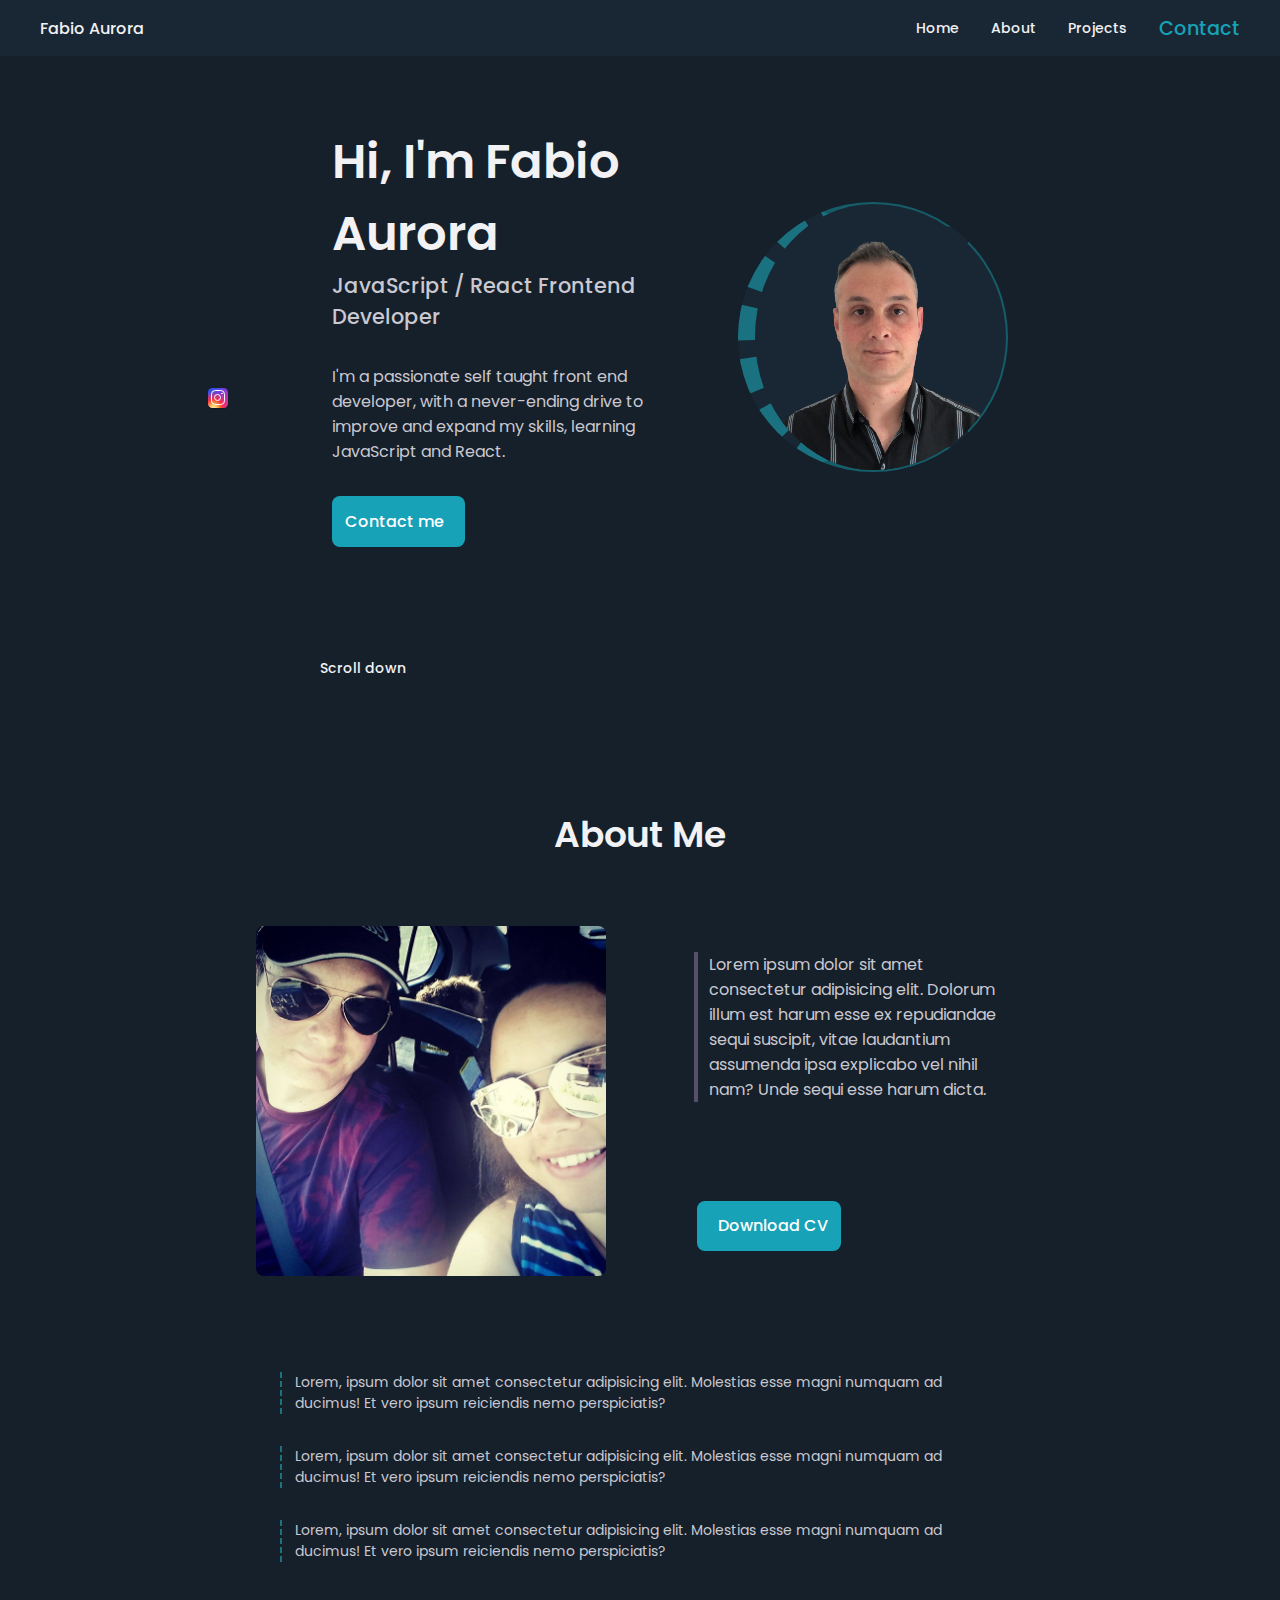
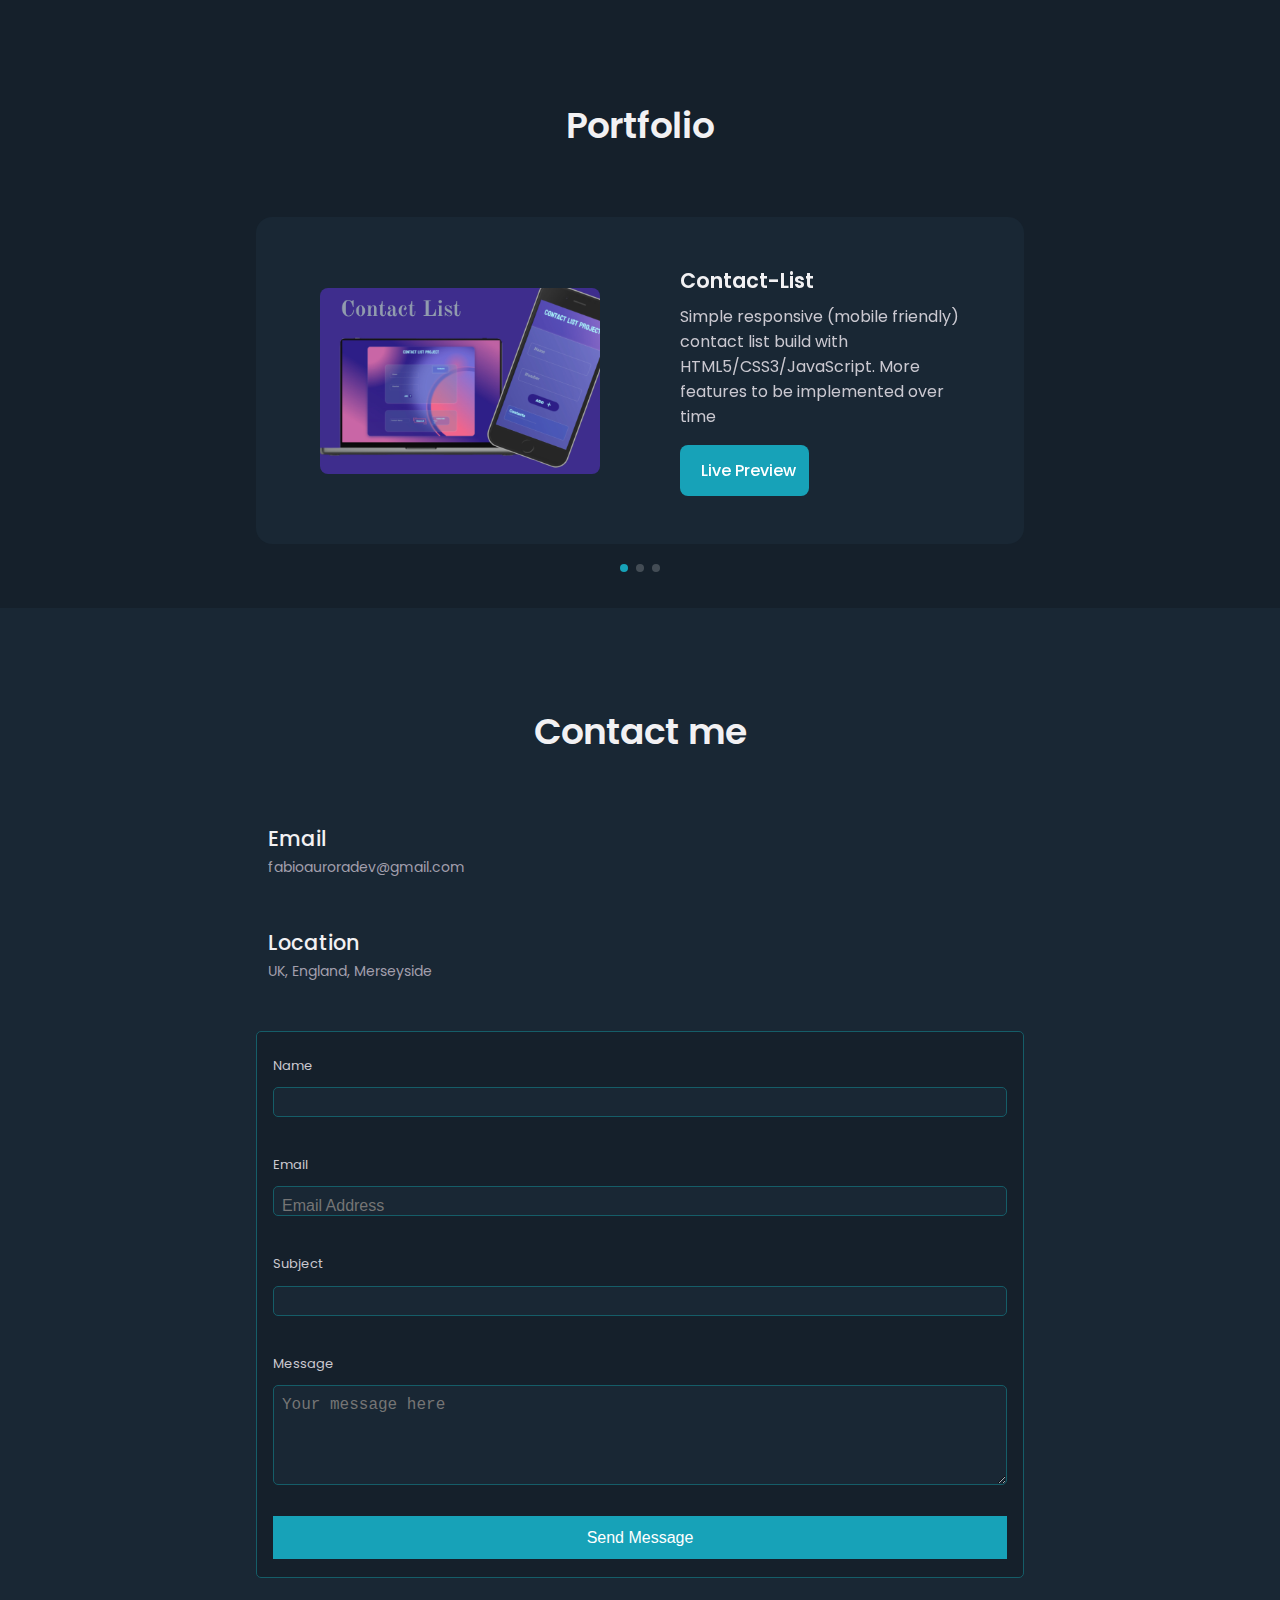
<file: index.html>
<!DOCTYPE html>
<html lang="en">
<head>
    <meta charset="UTF-8">
    <meta http-equiv="X-UA-Compatible" content="IE=edge">
    <meta name="viewport" content="width=device-width, initial-scale=1.0">

    <!-- ========== Unicons ========== -->
    <link rel="stylesheet" href="https://unicons.iconscout.com/release/v4.0.0/css/line.css">

    <!--========== swiper CSS ========== -->
    <link rel="stylesheet" href="css/swiper-bundle.min.css">

    <!-- ========== CSS ============ -->
    <link rel="stylesheet" href="css/style.css">

    <title>Fabio Aurora Portfolio</title>
</head>
<body>
<!-- ========== Header ========== -->
    <header class="header" id="header">
        <nav class="nav container">
            <a href="#" class="nav_logo">Fabio Aurora</a>

            <div class="nav_menu" id="nav-menu">
                <ul class="nav_list grid">
                    <li class="nav_item" id="home-link">
                        <a href="#home" class="nav_link">
                            <div class="nav_icon_border">
                                <i class="uil uil-estate nav_icon"></i>
                            </div>
                            Home
                        </a>
                    </li>
                    <li class="nav_item" id="about-link">
                        <a href="#about" class="nav_link">
                            <div class="nav_icon_border">
                                <i class="uil uil-user nav_icon"></i>
                            </div>
                            About
                        </a>
                    </li>
                    <li class="nav_item" id="projects-link">
                        <a href="#projects" class="nav_link">
                            <div class="nav_icon_border">
                                <i class="uil uil-scenery nav_icon"></i>
                            </div>
                            Projects
                        </a>
                    </li>
                    <li class="nav_item" id="contact-link">
                        <a href="#contact" class="nav_link" id="contact-link-a">
                            <div class="nav_icon_border
                            nav_contact-icon-border" id="nav-icon-border">
                                <i class="uil uil-envelope-alt nav_contact-icon nav_icon" id="nav-icon"></i>
                                <span class="contact-text" id="tester">Contact</span>
                            </div>
                        </a>
                    </li>
                </ul>

                <i class="uil uil-times nav_close" id="nav-close"></i>

            </div><!-- nav_menu -->

            <div class="nav_btn">
                <div class="nav_toggle" id="nav-toggle">
                    <i class="uil uil-bars"></i>
                </div>
            </div>
        </nav>
    </header>

<!-- ====================== Main ====================== -->
    <main class="main">
    <!-- ================== Home Section ====================== -->
        <section class="home section" id="home">
            <div class="home_container container grid">
                <div class="home_content grid">
                    <div class="home_social-links">
                        <a href="#" target="_blank" class="home_social-icon home__social--linkedin">
                            <i class="uil uil-linkedin"></i>
                        </a>

                        <a href="https://github.com/FabioAurora" target="_blank" class="home_social-icon home__social--github" id="github-color">
                            <i class="uil uil-github"></i>
                        </a>

                        <a href="https://twitter.com/fabioaurora1" target="_blank" class="home_social-icon home__social-twitter">
                            <i class="uil uil-twitter"></i>
                        </a>

                        <a href="https://www.instagram.com/FabioAuroraDev/" target="_blank" class="home_social-icon logo-preview">
                            <div class="instagram-logo"><div><div></div><div></div></div></div>
                        </a>

                    </div><!-- home__social-links -->

                    <div class="home_img-container">
                        <img src="images/portolio-removebg-preview.png" alt="Fabio, with glasses, portfolio image ">
                    </div>
                    <div class="home_data">
                        <h1 class="home_title">Hi, I'm Fabio Aurora</h1>
                        <h3 class="home_subtitle">JavaScript / React Frontend Developer</h3>
                        <p class="home_description">
                            I'm a passionate self taught front end developer, with a never-ending drive to improve and expand my skills, learning JavaScript and React.
                        </p>
                        <a href='#contact' class="button button-flex">
                            Contact me <i class="uil uil-message button_icon"></i>
                        </a>
                    </div> <!-- home__data -->

                </div><!-- home__content -->
                <div class="home_scroll">
                    <a href="#about" class="home_scroll-button button-flex">
                        <i class="uil uil-mouse-alt home_scroll-mouse"></i>
                        <span class="home_scroll-name">Scroll down</span>
                        <i class="uil uil-arrow-down home_scroll-arrow"></i>
                    </a>
                </div>
            </div> <!-- home__container -->
        </section> <!-- home section -->

    <!-- ========== About Me ========== -->
        <section class="about section" id="about">
            <h2 class="section_title">About Me</h2>

            <div class="about_container container grid" id="about-container">

                <div class="about_data">
                    <div class="about_data-info" id="data-info">
                        <img class="about_section-img" src="images/fabio-about.jpg" alt="just a generic alt text for now">
                        <div id="p-wrapper">
                            <p class="about_introduction">Lorem ipsum dolor sit amet consectetur adipisicing elit. Dolorum illum est harum esse ex repudiandae sequi suscipit, vitae laudantium assumenda ipsa explicabo vel nihil nam? Unde sequi esse harum dicta.</p>
                        </div>
                    </div>

                    <div class="about_skills">
                        <div >
                            <i class="uil uil-html5 about_skills-icon"></i>
                            <p class="about_skills-description">
                                Lorem, ipsum dolor sit amet consectetur adipisicing elit. Molestias esse magni numquam ad ducimus! Et vero ipsum reiciendis nemo perspiciatis?
                            </p>
                        </div>
                        <div>
                            <i class="uil uil-css3-simple about_skills-icon"></i>
                            <p class="about_skills-description">
                                Lorem, ipsum dolor sit amet consectetur adipisicing elit. Molestias esse magni numquam ad ducimus! Et vero ipsum reiciendis nemo perspiciatis?
                            </p>
                        </div>
                        <div>
                            <i class="uil uil-java-script about_skills-icon"></i>
                            <p class="about_skills-description">
                                Lorem, ipsum dolor sit amet consectetur adipisicing elit. Molestias esse magni numquam ad ducimus! Et vero ipsum reiciendis nemo perspiciatis?
                            </p>
                        </div>
                    </div>
                </div>

                <div class="about_data-button" id="data-button">
                    <a class="button" role="button">
                        <i class="uil uil-download-alt button_icon" id="download-btn"></i> Download CV
                    </a>
                </div>
            </div>
        </section>

    <!-- ========== Project Section ========== -->
        <section class="projects section" id="projects">
            <h2 class="section_title">Portfolio</h2>

            <div class="projects_container container swiper">
                <div class="swiper-wrapper">

                    <!-- ========== Project Section 1 ========== -->
                    <div class="projects_content grid swiper-slide">
                        <img src="images/contact-list-1.jpeg" class="projects_img" alt="">

                        <div class="projects_data">
                            <h3 class="projects_title">Contact-List</h3>
                            <p class="projects_description">Simple responsive (mobile friendly) contact list build with HTML5/CSS3/JavaScript. More features to be implemented over time</p>
                            <a href="https://fabioaurora.github.io/contact-list/" class="button button-flex button-small projects_button" target="_blank">
                                <i class="uil uil-external-link-alt preview_icon"></i> Live Preview
                            </a>
                        </div>
                    </div>

                    <!-- ========== Project Section 2 ========== -->
                    <div class="projects_content grid swiper-slide">
                        <img src="images/project2.jpg" class="projects_img" alt="">

                        <div class="projects_data">
                            <h3 class="projects_title">Project 1 Name</h3>
                            <p class="projects_description">Lorem ipsum dolor sit amet consectetur adipisicing elit. Illo reiciendis eos provident</p>
                            <a href="#" class="button button-flex button-small projects_button">
                                <i class="uil uil-external-link-alt preview_icon"></i> Live Preview
                            </a>
                        </div>
                    </div>

                    <!-- ========== Project Section 3========== -->
                    <div class="projects_content grid swiper-slide">
                        <img src="images/project1.jpg" class="projects_img" alt="">

                        <div class="projects_data">
                            <h3 class="projects_title">Project 3 Name</h3>
                            <p class="projects_description">Lorem ipsum dolor sit amet consectetur adipisicing elit. Illo reiciendis eos providen</p>
                            <a href="" class="button button-flex button-small projects_button">
                                <i class="uil uil-external-link-alt preview_icon"></i> Live Preview
                            </a>
                        </div>
                    </div>
                </div>
                <!-- ========== Navigation buttons ========== -->
                <div class="swiper-button-prev">
                    <i class="uil uil-angle-left-b swiper_pagination-icon"></i>
                </div>
                <div class="swiper-button-next">
                    <i class="uil uil-angle-right-b swiper_pagination-icon"></i>
                </div>
                <!-- ========== pagination ========== -->
                <div class="swiper-pagination"></div>
            </div>
        </section>

    <!-- ========== Contact ========== -->
    <section class="contact section" id="contact">
        <h2 class="section_title">Contact me</h2>

        <div class="contact_container container grid">
            <div class="contact_information">
                <i class="uil uil-envelope-alt contact_icon"></i>

                <div>
                    <h3 class="contact_title">Email</h3>
                    <span class="contact_subtitle">fabioauroradev@gmail.com</span>
                </div>
            </div>
            <div class="contact_information">
                <i class="uil uil-location-point contact_icon"></i>

                <div>
                    <h3 class="contact_title">Location</h3>
                    <span class="contact_subtitle">UK, England, Merseyside</span>
                </div>
            </div>

            <form action="https://formsubmit.co/fabioauroradev@gmail.com" method="POST" class="contact_form grid" id="contact-form">

                <div class="contact_inputs grid">
                    <div class="contact_content">
                        <label for="name" class="contact_label">Name</label>
                        <input type="text" class="contact_input" id="name" name="name" required>
                    </div>

                    <div class="contact_content">
                        <label for="email" class="contact_label">Email</label>
                        <input type="email" class="contact_input" name="email" id="email" placeholder="Email Address" required>
                    </div>

                </div>

                <div class="contact_content">
                    <label for="subject" class="contact_label">Subject</label>
                    <input type="text" class="contact_input" name="subject" id="subject">
                </div>

                <div class="contact_content">
                    <label for="" class="contact_label">Message</label>
                    <textarea name="message"  class="contact_input" placeholder="Your message here"></textarea>
                </div>

                <input type="hidden" name="_next" value="https://fabioaurora.github.io/Portfolio/thankyou.html">

                <input type="hidden" name="_subject" value="New submission email!">

                <div>
                    <button type="submit" class="button button-flex" id="form-btn">Send Message</button>
                </div>
            </form>
        </div>
    </section>
    </main>
    <a href="#home" class="scrollup_btn" id="scrollUp-btn">
        <i class="uil uil-arrow-up scrollup_icon"></i>
    </a>

    <!-- ========== JQuery ========= -->
    <script
  src="https://code.jquery.com/jquery-3.6.0.min.js"
  integrity="sha256-/xUj+3OJU5yExlq6GSYGSHk7tPXikynS7ogEvDej/m4="
  crossorigin="anonymous"></script>

  <!-- ========== swipper JS =========== -->
  <script src="js/swiper-bundle.min.js"></script>

  <!-- ========== Custom JS ============ -->
  <script src="js/main.js"></script>
</body>
</html>
</file>
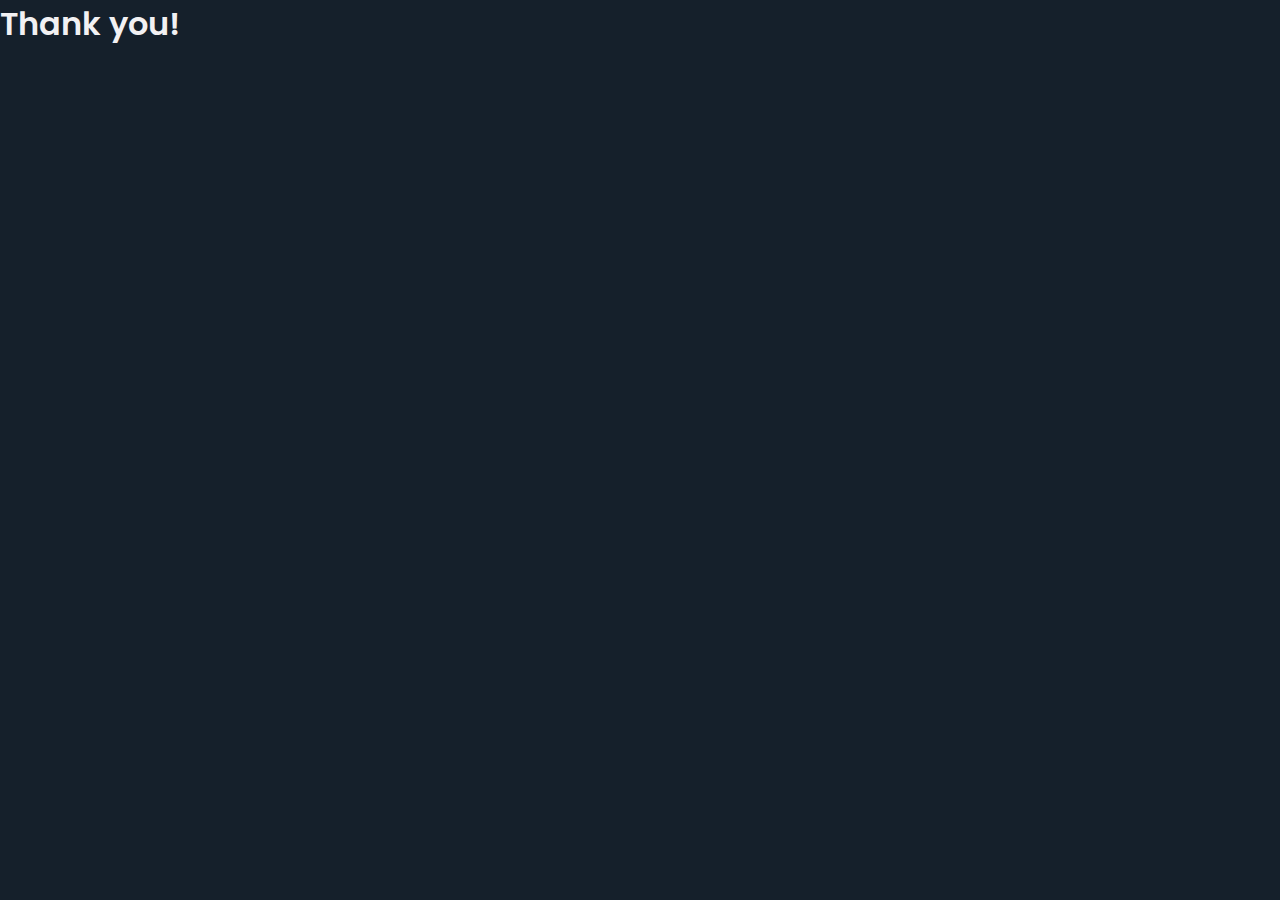
<file: thankyou.html>
<!DOCTYPE html>
<html lang="en">
<head>
    <meta charset="UTF-8">
    <meta http-equiv="X-UA-Compatible" content="IE=edge">
    <meta name="viewport" content="width=device-width, initial-scale=1.0">

    <!-- ========== Unicons ========== -->
    <link rel="stylesheet" href="https://unicons.iconscout.com/release/v4.0.0/css/line.css">

    <!--========== swiper CSS ========== -->
    <link rel="stylesheet" href="css/swiper-bundle.min.css">

    <!-- ========== CSS ============ -->
    <link rel="stylesheet" href="css/style.css">

    <!-- ========== swipper JS =========== -->
    <script src="js/swiper-bundle.min.js" defer></script>

    <!-- ========== Custom JS ============ -->
    <script src="js/main.js" defer></script>

    <title>Thank you page</title>
</head>
<body>
    
    <h1>Thank you!</h1>

</body>
</html>
</file>
<file: css/style.css>
/* ========== Fonts ========== */
@import url('https://fonts.googleapis.com/css2?family=Poppins:wght@400;500;600&display=swap');

/* ========== Custom Properties / Css Variables ========== */
:root {
    /* ========== Paddings & margins ========= */
    --header-height: 3.5rem;
    --section-padding:  2rem 0 4rem;
    --m-1-5: 1.5rem;
    --mb-0-25: .25rem;
    --mb-0-5: .5rem;
    --mb-0-75: .75rem;
    --mb-1: 1rem;
    --mb-2: 2rem;
    --mb-2-5: 2.5rem;
    --mb-3: 3rem;


    /* ========== Font & typography ========== */
    --body-font: 'Poppins', sans-serif;

    --font-medium: 500;
    --font-bold: 600;

    /* ========== Fonts/icons size ========== */
    --bigger-font-size: 2rem;
    --title-h1: 1.5rem;
    --title-h2: 1.25rem;
    --title-h3: 1.2rem;
    --font-size: .94rem;
    --small-font-size: .81rem;
    --smaller-font-size:.75rem;
    --preview-font-size: 1.07rem;

    /* ========== Colors ========== */
    --main-bg-color: rgb(21, 32, 43);
    --secondary-bg-color: rgb(25, 39, 52);
    --title-color: rgb(242, 241, 243);
    --text-color: rgb(202, 200, 208);
    --text-color-light: rgb(162, 159, 173);

    --borderColor: rgb(21, 93, 104);
    --border-effect: rgb(26, 114, 128);

    --button-color: rgb(23, 162, 184);
    --button-color-alt: rgb(26, 114, 128);

    /* ========= Z-index ========== */
    --z-tooltip: 10;
    --z-fixed: 100;
    --z-modal: 1000;

    --scrollbar-color: rgb(115, 108, 137);
    --scrollbar-thumb: rgb(86, 81, 103);
    --scrollbar-thumb-light: rgb(174, 169, 188);

}

/* ========= font Size for large Screens */
@media screen and (min-width: 968px) {
    :root {
    --bigger-font-size: 3rem;
    --title-h1: 2.25rem;
    --title-h2: 1.5rem;
    --title-h3: 1.3rem;
    --font-size: 1rem;
    --small-font-size: .875rem;
    --smaller-font-size:.813rem;
    --preview-font-size: 1.13rem;
    }
}

/* ========== -webkits Scrollbar ========== */
::-webkit-scrollbar {
    background-color: var(--scrollbar-color);
    width: .8rem;
    border-radius: .5rem;
}

::-webkit-scrollbar-thumb {
    background-color: var(--scrollbar-thumb);
    border-radius: .5rem;
}

::-webkit-scrollbar-thumb:hover {
    background-color: var(--scrollbar-thumb-light);
}

/* ========== Base Css ========== */
* {
    margin: 0;
    padding: 0;
    box-sizing: border-box;
}

html {
    scroll-behavior: smooth;
}

body {
    margin: 0 0 var(--header-height) 0;
    background-color: var(--main-bg-color);
    color: var(--text-color);
    font-family: var(--body-font);
    font-size: var(--font-size);
}

h1, h2, h3 {
    color: var(--title-color);
    font-weight: var(--font-bold);
}


a {
    text-decoration: none;
}

ul {
    list-style: none;
}

img {
    max-width: 100%;
    height: auto;
}


/* ========== Reusable Classes ========== */
.section {
    padding: var(--section-padding);
}

.section_title {
    font-size: var(--title-h1);
    margin-bottom: 4rem;
}


.section_title {
    text-align: center;
}

/* ========== Layout ========== */
.container {
    max-width: 768px;
    margin-left: var(--m-1-5);
    margin-right: var(--m-1-5);
}

.grid {
    display: grid;
    gap: 1.5rem;
}

.header {
    position: fixed;
    bottom: 0;
    left: 0;
    z-index: var(--z-fixed);
    width: 100%;
    background-color: var(--secondary-bg-color);
}

/* ========== Navigation ========== */
.nav {
    display: flex;
    justify-content: space-between;
    align-items: center;
    max-width: 1200px;
    height: var(--header-height);
}

.nav_logo,
.nav_link,
.nav_toggle {
    color: var(--title-color);
    font-weight: var(--font-medium);
}

.nav_list {
    grid-template-columns: repeat(3, 1fr);
    gap: 2rem;
    place-items: center;
    grid-template-areas: 'home about projects'
                         ' contact contact contact';
}

#home-link {
    grid-area: home;
}
#about-link {
   grid-area: about;
}
#projects-link {
    grid-area: projects;
}
#contact-link {
    grid-area: contact;
}

.nav_logo:hover,
.nav_toggle:hover {
    color: var(--button-color);
}

.nav_toggle {
    font-size: 1.2rem;
    cursor: pointer;
}

.nav_link {
    display: flex;
    flex-direction: column;
    place-items: center;
    font-size: var(--small-font-size);
    font-weight: var(--font-medium);
    width:fit-content;
}

.nav_icon_border {
    width: 60px;
    height: 60px;
    box-shadow: 0 -1px 4px rgba(23,162, 184, .65);
    border-radius: 50%;
    display: flex;
    align-items: center;
    justify-content: center;
    margin-bottom: var(--mb-0-5);
}

.nav_link:hover .nav_icon_border {
    color: var(--button-color);
    box-shadow: 0 4px 4px  rgba(23, 162, 184, .55);
    border: 2px solid rgba(21, 32, 43, .35);
    transform: translateY(-3px);
}

.nav_contact-icon-border {
    border-radius: .5rem;
    padding: 0 6rem;
}
.nav_contact-icon {
    margin-right: .5rem;
}
/* ===== adding green color in the envelop icon on hover with JS */
.envelope {
    color: green;
}

.nav_icon,
.contact-text {
    font-size: 1.2rem;
}

.nav_close {
    position: absolute;
    bottom: .5rem;
    right: 1.5rem;
    color: var(--button-color);
    font-size: 1.5rem;
}

.nav_close:hover {
    color: var(--button-color-alt);
    transform: rotate(5deg);
}



/* ========== change background of header on scroll */
.scroll-header {
    box-shadow: 0 -2px 4px   rgb(21, 93, 104);

}

/* ========== Main =========== */
/* ========== Home =========== */
.home_container {
    gap: 1rem;
}

.home_content {
    grid-template-columns: .5fr 1fr;
    padding-top: 3.5rem;
    place-items: center;
}

.home_social-links {
    display: grid;
    grid-template-columns: 1fr;
    row-gap: 1rem;
}

.home_social-icon {
    width: max-content;
    height: 27px;
    font-size: 1.25rem;
    color: var(--button-color);
}
.home_social-icon:hover {
    transform: rotate(5deg) translateY(2px);
}

.home__social--github {
    color: #fff;
}
.home__social--github:hover {
    color: #BEBFC1;
}

.home__social-twitter {
    color: #1D9BF0;
}

.home__social--linkedin {
    color: #0A66C2;
}

/* ======= instagram logo  from  https://codepen.io/monir/pen/wGZWvB ===== */
.instagram-logo {
    position: relative;
    width: 20px;
    height: 20px;
    overflow: hidden;
    background: linear-gradient(145deg, #3051F1 10%, #C92BB7 70%) no-repeat;
    border-radius: 4.60966543px;
    box-shadow: 0px 0.14869888px 0.66914498px rgba(0, 0, 0, 0.25);
  }
  .instagram-logo:before {
    position: absolute;
    top: 0;
    left: 0;
    right: 0;
    bottom: 0;
    display: block;
    content: '';
    background: radial-gradient(circle farthest-corner at 28% 100%, #FCDF8F 0%, #FBD377 10%, #FA8E37 22%, #F73344 35%, rgba(247, 51, 68, 0) 65%) no-repeat;
  }
  .instagram-logo,
  .instagram-logo * {
    box-sizing: border-box;
  }
  .instagram-logo * {
    position: absolute;
    display: block;
  }
  .instagram-logo > div {
    top: 2.67657993px;
    left: 2.67657993px;
    width: 14.64684015px;
    height: 14.64684015px;
    border-radius: 4.23791822px;
    border: 1.26394052px #ffffff solid;
  }
  .instagram-logo > div > div:nth-child(1) {
    top: 2.34200743px;
    left: 2.34200743px;
    width: 7.43494424px;
    height: 7.43494424px;
    border-radius: 50%;
    border: 1.26394052px #ffffff solid;
  }
  .instagram-logo > div > div:nth-child(2) {
    display: block;
    width: 1.71003717px;
    height: 1.71003717px;
    background-color: #ffffff;
    border-radius: 50%;
    right: 1.26394052px;
    top: 1.26394052px;
  }




.home_img-container {
    position: relative;
    width: 200px;
    height: 200px;
    border: 2px double var(--borderColor);
    border-radius: 50%;
    border-inline-start: 1.1rem dashed var(--border-effect);
    background-color: var(--secondary-bg-color);
    overflow: hidden;

}

.home_img-container img {
    position: absolute;
    bottom: -14px;
    width: 170px;
}


.home_data {
    grid-column: 1/3;
}

.home_title {
    font-size: var(--bigger-font-size);
    font-weight: var(--font-bold);
}

.home_subtitle {
    font-size: var(--title-h3);
    color: var(--text-color);
    font-weight: var(--font-medium);
    margin-bottom: var(--mb-0-75);
}

.home_description {
    margin-top: var(--mb-2);
    margin-bottom: var(--mb-2);
}

/* scroll down button */
.home_scroll {
    display: none;
}

.home_scroll-button {
    color: var(--button-color);
    transition: .3s;
}

.home_scroll-button:hover {
    transform: translateY(0.25rem);
}

.home_scroll-mouse {
    font-size: 2rem;
}

.home_scroll-name {
    font-size: var(--small-font-size);
    color: var(--title-color);
    font-weight: var(--font-medium);
    margin-right: var(--mb-0-25);
}

.home_scroll-arrow {
    font-size: 1.25rem;
}

/* ========== buttons ========== */
.button {
    display: inline-block;
    background-color: var(--button-color);
    color: #fff;
    padding: .8rem;
    font-weight: var(--font-medium);
    border-radius: .5rem;
}

#form-btn {
    width: 100%;
    border: none;
    border-radius: 0;
    font-size: var(--font-size);
    cursor: pointer;
    justify-content: center;
}

.button:hover {
    background-color: var(--button-color-alt);
}

.button_icon {
    font-size: .8rem;
    margin-left: var(--mb-0-5);
    transition: .3s;
}

.button-flex {
    display: inline-flex;
    align-items: center;
}

#download-btn {
    margin-right: .5rem;
    margin-left: 0;
}

.scrollup_btn {
    display: flex;
    flex-direction: column;
    position: fixed;
    right: 1rem;
    bottom: -20%;
    background-color: rgba(23, 162, 184, .1);
    z-index: var(--z-tooltip);
    padding: 0 .3rem;
    border-radius: .4rem;
    transition: .4s;
}

.show_scroll-btn {
    bottom: 5rem;
}

.scrollup_btn:hover {
    background-color: rgba(23, 162, 184, .3);
}

.scrollup_icon {
    font-size: 1.75rem;
    color: rgba(255, 255, 255, .7);
    padding: -2px;
}

.scroll_up:hover .scrollup_icon {
    transform: translateY(-2px);
}

/* ========== about section =========== */

.about_data-info {
    display: flex;
    flex-direction: column;
    gap: 1.2rem;
}

.about_introduction,
.about_skills {
    margin-bottom: var(--mb-2-5);
}

.about_section-img {
    width: 200px;
    justify-self: center;
    align-self: center;
    border-radius: .5rem;
}

.about_skills div {
    display: flex;
    padding: 1rem 1rem;
    padding-left: 0;
}

.about_skills-icon {
    font-size: 2.5rem;
    margin-right: 1.5rem;
    align-self: center;
    color: var(--button-color);
}

.about_skills-description {
    font-size: var(--small-font-size);
}

.about_data-button {
    display: flex;
    justify-content: center;
}

/* ========== Projects section ========== */
.projects_container {
    overflow: initial;
}

.projects_content {
    padding: 0 1.5rem;
}

.projects_img {
    width: 265px;
    justify-self: center;
    border-radius: .5rem;
}

.projects_title {
    font-size: var(--title-h3);
    margin-bottom: var(--mb-0-5);
}

.projects_description {
    margin-bottom: var(--mb-1);
}

.live_preview {
    color: var(--button-color);
    font-weight: var(--font-medium);
    font-size: var(--preview-font-size);
    margin-top: .5rem;
}

.preview_icon {
    font-size: 1.35rem;
    margin-right: .5rem;
}

.projects_button:hover .button_icon {
    transform: translateX(.25rem);
}

/* ========== project section slide with Swiper =========== */
.swiper-button-prev::after,
.swiper-button-next::after {
    content: '';
}

.swiper-button-next {
    right: -.5rem;
}

.swiper-button-prev {
    left: -.5rem;
}

.swiper_pagination-icon {
    font-size: 2rem;
    color: var(--button-color);
}

.swiper-horizontal > .swiper-pagination-bullets {
    bottom: -2.2rem;
}

.swiper-pagination-bullet-active {
    background-color: var(--button-color);
}

/* ========== Contact Section ========== */

.contact {
    background-color: var(--secondary-bg-color);
}

.contact_container {
    row-gap: 3rem;
}

.contact_content {
    width: 100%;
}

.contact_information {
    display: flex;
}

.contact_icon {
    font-size: 2rem;
    color: var(--button-color);
    margin-right: .75rem;
}

.contact_title {
    font-size: var(--title-h3);
    font-weight: var(--font-medium);
}

.contact_subtitle {
    font-size: var(--small-font-size);
    color: var(--text-color-light);
}

/* ========= contact form ========= */
.contact_form {
    padding: .75rem 1rem 1.12rem;
    border: 1px solid var(--borderColor);
    border-radius: .313rem;
    background-color: var(--main-bg-color);
}

#contact-form .contact_label {
    font-size: var(--smaller-font-size);
    color: var(--text-color);
    line-height: 2.7rem;
}

.contact_input {
    width: 100%;
    border: 1px solid var(--borderColor);
    border-radius: .313rem;
    font-size: var(--font-size);
    color: var(--text-color);
    padding: .625rem .5rem 0;
    background-color: var(--secondary-bg-color);
}

.contact_content textarea {
    min-height: 100px;
}

/* ========== Media Queries ========== */
/* ========== Mobile ========== */
@media screen and (max-width: 375px) {
    .nav {
        padding: 0 .5rem;
    }
    .section {
        text-align: center;
    }

    .container {
        margin-left: 0;
        margin-right: 0;
    }

    .home,
    .projects,
    .about_introduction {
        margin-left: 1rem;
        margin-right: 1rem;
    }

    .nav_menu {
        padding: 2rem .25rem 4rem;
    }
    .nav_list {
        column-gap: 0;
    }
    .nav_close {
    right: .3rem;
    }

    .home_content {
        grid-template-columns: .25 3fr;
        padding-top: .5rem;
    }
    .home_img-container {
        width: 180px;
        height: 180px;
    }
    .home_img-container img {
        width: 150px;
        left: 0;
    }
    .home_title {
        font-size: 1.45rem;
        padding-bottom: .6rem;
    }
    .home_subtitle {
        font-size: 1.1rem;
        padding-bottom: .2rem;
    }

    #about {
        background-color: var(--secondary-bg-color);
    }
    .about_introduction {
        margin-top: 1.1rem;
    }
    .about_skills div {
        flex-direction: column;
        padding: 2rem .7rem;
        border-top: 1px solid var(--borderColor);
        margin-bottom: var(--mb-0-75);
    }
    .about_skills div:last-child {
        border-bottom: 1px solid var(--borderColor);
    }
    .about_skills-icon {
        margin-bottom: var(--mb-0-5);
        margin-right: .7rem;
    }
    .about_skills-description {
        margin-bottom: var(--mb-0-5);
    }


    .projects_container {
        text-align: center;
    }

    .projects_img {
        width: 270px;
        height: 160px;
    }

    .swiper-button-next {
        right: -.8rem;
        top: 6rem;
    }

    .swiper-button-prev {
        left: -.8rem;
        top: 6rem;
    }
    .contact_form {
        text-align: left;
        border-left: none;
        border-right: none;
    }
    .contact_icon {
        display: none;
    }
    .contact_information {
        justify-content: center;
    }
}

/* ========== medium size screens ========== */
@media screen and (max-width: 767px) {
    .nav_menu {
        position: fixed;
        bottom: -150%;
        left: 0;
        width: 100%;
        padding: 2rem 1.5rem 2rem;
        box-shadow: 0 -1px 4px rgba(23, 162, 184, .45);
        border-top-left-radius: 1.5rem;
        border-top-right-radius: 1.5rem;
        background-color: var(--secondary-bg-color);
        transition: .3s;
    }
    /* adding this class with JS to open the menu in small screens */
.open_menu {
    bottom: 0;
}
}
@media screen and (min-width: 568px) {
    .section {
        padding-top: 2.2rem;
    }
    .home_content {
        grid-template-columns: max-content 1fr 1fr;
        padding-top: 0;
    }

    .home_data {
        grid-column: initial;
    }

    .home_img-container {
        order: 1;
        justify-self:center;
    }

    .about_data-info {
        display: flex;
        flex-direction: row;
        justify-content: center;
        align-items: center;
    }
    .about_introduction {
        padding-left: .7rem;
        margin-left: .5rem;
        margin-bottom: 0;
        border-inline-start: 4px solid rgb(86, 81, 103);
    }
    .about_skills {
        margin-top: 5rem;
    }
    .about_skills div {
        place-items: center;
    }
    .about_skills-description {
        border-left: 2px dashed var(--border-effect);
        padding-left: .8rem;
    }

    .swipper-pagination{
        margin-bottom: var(--mb-1);
    }

    .projects_content {
        grid-template-columns: repeat(2, 1fr);
    }
}

@media screen and (min-width: 768px) {
    .section {
        padding: 6rem 0 2rem;
    }
    .section_title {
        margin-bottom: 4rem;
    }

    .header {
        top: 0;
        bottom: initial;
    }

    .header {
        padding: 0 1rem;
    }

    .nav_icon,
    .nav_icon_border,
    .nav_close,
    .nav_toggle {
        display: none;
    }
    .nav_menu {
        margin-left: auto;
    }
    .nav_list {
        display: flex;
    }
    .contact-text {
        font-size: 1.15;
        color: var(--button-color);
    }
    .nav_link:hover {
        border-bottom: 3px solid var(--borderColor);
        padding-bottom: .3rem;
        transition: .1s;
    }

    .home_content {
        margin-top: 1.9rem;
        padding-bottom: 5.5rem;
        column-gap: 2.5rem;
    }
    .home_img-container {
        width: 270px;
        height: 270px;
    }
    .home_img-container img {
        width: 220px;
        left: 12px;
    }
    .home_scroll {
        display: block;
    }
    .home_scroll-button {
        margin-left: 3rem;
    }

    .about_section-img {
        width: 350px;
    }
    .about_introduction {
        text-align: initial;
    }
    .about_skills {
        justify-content: space-between;
    }
    .about_data-button {
        justify-content: initial;
    }

    #p-wrapper {
        display: flex;
        flex-direction: column;
        height: 350px;
        justify-content: space-around;
    }
    #p-wrapper .about_data-button {
        padding-top: 3rem;
        padding-left: .7rem;
    }

    .projects {
        padding-top: 3rem;
        padding-bottom: 4rem;
    }

    .projects_content {
        align-items: center;
    }
    .projects_img {
        width: 320px;
    }
}


/* ======== larger screens =======  */
@media screen and (min-width: 1024px) {
    .container {
        margin-left: auto;
        margin-right: auto;
    }
    .home_social-links {
        transform: translateX(-4rem);
    }

    .about_data-info {
        gap: 5rem;
    }

    .projects_content {
        column-gap: 5rem;
    }
    .projects_container {
        background-color: var(--secondary-bg-color);
        border-radius: 1rem;
        padding: 3rem 2.5rem ;
    }
    .swiper-button-next {
        right: -3.5rem;
    }
    .swiper-button-prev {
        left: -3.5rem;
    }
    .swiper_pagination-icon {
        font-size: 3.5rem;
    }
}



/* ========= Landscape screens ==========*/

                /* ==== iPhone SE ===== */
@media (orientation: landscape) and (min-width: 667px) {
    .home {
        padding-top: 1.1rem;
    }
}

                /* ==== Galaxy Fold ===== */
@media (orientation: landscape) and (min-width: 717px) {
    .home {
        padding-top: 2.2rem;
    }
}

                /* ==== Samsung Galaxy s8+ ===== */
@media (orientation: landscape) and (min-width: 740px) {
    .home {
        padding-top: 1rem;
        margin-left: 2rem;
    }
}

                /* ==== iPhone 12 Pro ===== */
@media (orientation: landscape) and (min-width: 844px) {
    .home {
        padding-top: 2.5rem;
    }
}

                /* ==== iPad Air/ Mini ===== */
@media (orientation: landscape) and (min-width: 1024px) {
    .home {
        padding-top: 6rem;
    }
}

                /* ==== Surface Pro 7 ===== */
@media (orientation: landscape) and (min-width: 1368px) {
    .home {
        padding-top: 12rem;
    }
}
</file>
